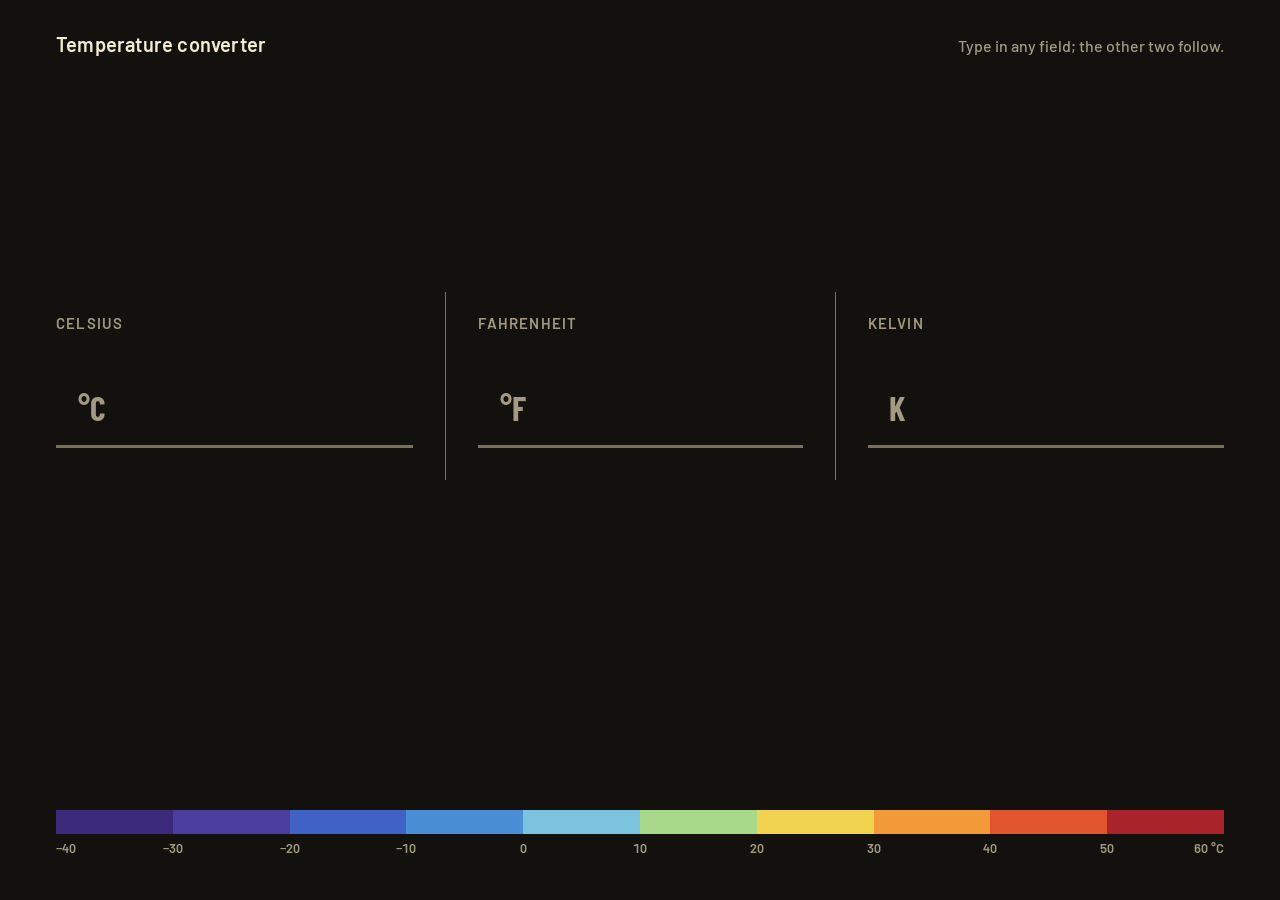
<file: index.html>
<!doctype html>
<html lang="en">
<head>
<meta charset="utf-8">
<meta name="viewport" content="width=device-width, initial-scale=1">
<title>Temperature converter</title>
<link rel="stylesheet" href="styles.css">
</head>
<body>
<header>
  <h1>Temperature converter</h1>
  <p>Type in any field; the other two follow.</p>
</header>

<main>
  <div class="fields" id="fields">
    <label class="field"><span class="name">Celsius</span><span class="row"><input id="c" inputmode="text" enterkeyhint="done" autocomplete="off" spellcheck="false"><span class="sym" aria-hidden="true">°C</span></span></label>
    <label class="field"><span class="name">Fahrenheit</span><span class="row"><input id="f" inputmode="text" enterkeyhint="done" autocomplete="off" spellcheck="false"><span class="sym" aria-hidden="true">°F</span></span></label>
    <label class="field"><span class="name">Kelvin</span><span class="row"><input id="k" inputmode="text" enterkeyhint="done" autocomplete="off" spellcheck="false"><span class="sym" aria-hidden="true">K</span></span></label>
  </div>
  <p class="notice" id="notice" role="status" aria-live="polite"></p>
</main>

<div class="legend" id="legend" aria-hidden="true" hidden-marker>
  <div class="scale">
    <div class="marker" id="marker"><i id="mlabel"></i><b></b></div>
    <ol class="bands">
      <li style="background:var(--band-m40)"></li><li style="background:var(--band-m30)"></li><li style="background:var(--band-m20)"></li>
      <li style="background:var(--band-m10)"></li><li style="background:var(--band-0)"></li><li style="background:var(--band-10)"></li>
      <li style="background:var(--band-20)"></li><li style="background:var(--band-30)"></li><li style="background:var(--band-40)"></li>
      <li style="background:var(--band-50)"></li>
    </ol>
    <div class="ticks">
      <span style="left:0%">−40</span><span style="left:10%">−30</span><span style="left:20%">−20</span><span style="left:30%">−10</span>
      <span style="left:40%">0</span><span style="left:50%">10</span><span style="left:60%">20</span><span style="left:70%">30</span>
      <span style="left:80%">40</span><span style="left:90%">50</span><span style="left:100%">60 °C</span>
    </div>
  </div>
</div>

<script src="converter.js"></script><script src="display.js"></script><script src="app.js"></script>
</body>
</html>
</file>
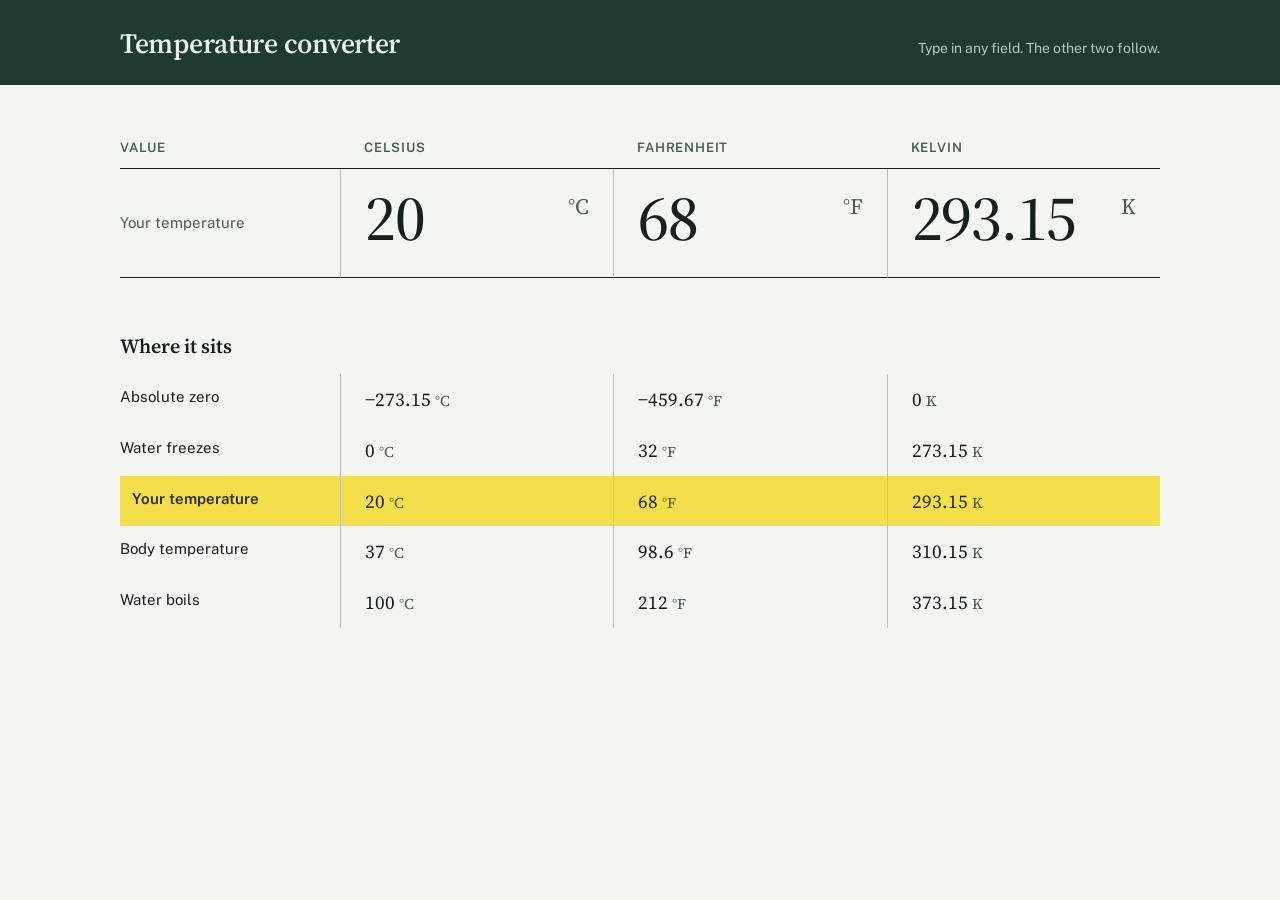
<file: design/directions/a-handbook.html>
<!doctype html>
<html lang="en">
<head>
<meta charset="utf-8">
<meta name="viewport" content="width=device-width, initial-scale=1">
<title>Temperature converter — direction A: Reference table</title>
<style>
@font-face { font-family: "Source Serif 4"; src: url("../fonts/SourceSerif4.ttf") format("truetype"); font-weight: 200 900; }
@font-face { font-family: "Public Sans"; src: url("../fonts/PublicSans.ttf") format("truetype"); font-weight: 100 900; }
:root {
  --cloth: #1f3a30;      /* handbook binding */
  --cloth-ink: #e9efe9;
  --paper: #f3f5f1;      /* cool, slightly green paper */
  --ink: #18201c;
  --ink-2: #4b5a52;
  --rule: #b9c4bc;
  --mark: #f2df4a;       /* highlighter */
  --mark-ink: #2a2606;
  --serif: "Source Serif 4", Georgia, serif;
  --sans: "Public Sans", system-ui, sans-serif;
}
* { box-sizing: border-box; margin: 0; }
html { background: var(--paper); color: var(--ink); font: 400 16px/1.5 var(--sans); }
::selection { background: var(--mark); color: var(--mark-ink); }
body { min-height: 100vh; }
.band { background: var(--cloth); color: var(--cloth-ink); }
.band__inner { max-width: 1120px; margin: 0 auto; padding: 28px 40px 26px; display: flex; align-items: baseline; justify-content: space-between; }
.band h1 { font: 600 28px/1.1 var(--serif); letter-spacing: -0.01em; }
.band p { font: 400 14px/1.4 var(--sans); color: #b7c7bd; }
main { max-width: 1120px; margin: 0 auto; padding: 56px 40px 64px; }
.grid { display: grid; grid-template-columns: 220px repeat(3, 1fr); }
.grid > * { border-bottom: 1px solid var(--rule); }
.head { font: 600 13px/1 var(--sans); letter-spacing: 0.06em; text-transform: uppercase; color: var(--ink-2); padding: 0 0 14px; border-bottom: 1px solid var(--ink); }
.head--unit { padding-left: 24px; }
.entry-label { font: 400 15px/1.3 var(--sans); color: var(--ink-2); padding: 0; display: flex; align-items: center; border-bottom: 1px solid var(--ink); }
.field { position: relative; padding: 14px 24px 18px; border-left: 1px solid var(--rule); border-bottom: 1px solid var(--ink); }
.field input {
  width: 100%; border: 0; background: transparent; color: var(--ink);
  font: 500 64px/1.1 var(--serif); font-variant-numeric: lining-nums tabular-nums; letter-spacing: -0.02em;
  padding: 0 0 4px; border-bottom: 2px solid transparent; caret-color: var(--cloth);
}
.field input:focus { outline: none; border-bottom-color: var(--cloth); }
.field .sym { position: absolute; right: 24px; top: 26px; font: 400 22px/1 var(--serif); color: var(--ink-2); }
.notice { grid-column: 2 / -1; min-height: 0; font: 500 14px/1 var(--sans); }
h2 { font: 600 20px/1.2 var(--serif); margin: 56px 0 16px; }
.ref .name { padding: 13px 0; font: 400 15px/1.3 var(--sans); color: var(--ink); }
.ref .v { padding: 13px 24px; border-left: 1px solid var(--rule); font: 400 19px/1.3 var(--serif); font-variant-numeric: lining-nums tabular-nums; }
.ref .unit { color: var(--ink-2); font-size: 15px; margin-left: 4px; }
.ref.is-you > * { background: var(--mark); color: var(--mark-ink); border-bottom-color: #c9b52a; }
.ref.is-you .name { font-weight: 600; padding-left: 12px; }
.ref.is-you .unit { color: #5b5313; }
.ref { display: contents; }
</style>
</head>
<body>
<header class="band"><div class="band__inner">
  <h1>Temperature converter</h1>
  <p>Type in any field. The other two follow.</p>
</div></header>
<main>
  <div class="grid" role="group" aria-label="Convert">
    <div class="head">Value</div>
    <div class="head head--unit">Celsius</div>
    <div class="head head--unit">Fahrenheit</div>
    <div class="head head--unit">Kelvin</div>
    <label class="entry-label" for="c">Your temperature</label>
    <div class="field"><input id="c" inputmode="decimal" value="20" aria-label="Celsius"><span class="sym">°C</span></div>
    <div class="field"><input id="f" inputmode="decimal" value="68" aria-label="Fahrenheit"><span class="sym">°F</span></div>
    <div class="field"><input id="k" inputmode="decimal" value="293.15" aria-label="Kelvin"><span class="sym">K</span></div>
  </div>

  <h2>Where it sits</h2>
  <div class="grid" id="ref">
    <div class="ref"><div class="name">Absolute zero</div><div class="v">−273.15<span class="unit">°C</span></div><div class="v">−459.67<span class="unit">°F</span></div><div class="v">0<span class="unit">K</span></div></div>
    <div class="ref"><div class="name">Water freezes</div><div class="v">0<span class="unit">°C</span></div><div class="v">32<span class="unit">°F</span></div><div class="v">273.15<span class="unit">K</span></div></div>
    <div class="ref is-you"><div class="name">Your temperature</div><div class="v">20<span class="unit">°C</span></div><div class="v">68<span class="unit">°F</span></div><div class="v">293.15<span class="unit">K</span></div></div>
    <div class="ref"><div class="name">Body temperature</div><div class="v">37<span class="unit">°C</span></div><div class="v">98.6<span class="unit">°F</span></div><div class="v">310.15<span class="unit">K</span></div></div>
    <div class="ref"><div class="name">Water boils</div><div class="v">100<span class="unit">°C</span></div><div class="v">212<span class="unit">°F</span></div><div class="v">373.15<span class="unit">K</span></div></div>
  </div>
</main>
</body>
</html>
</file>
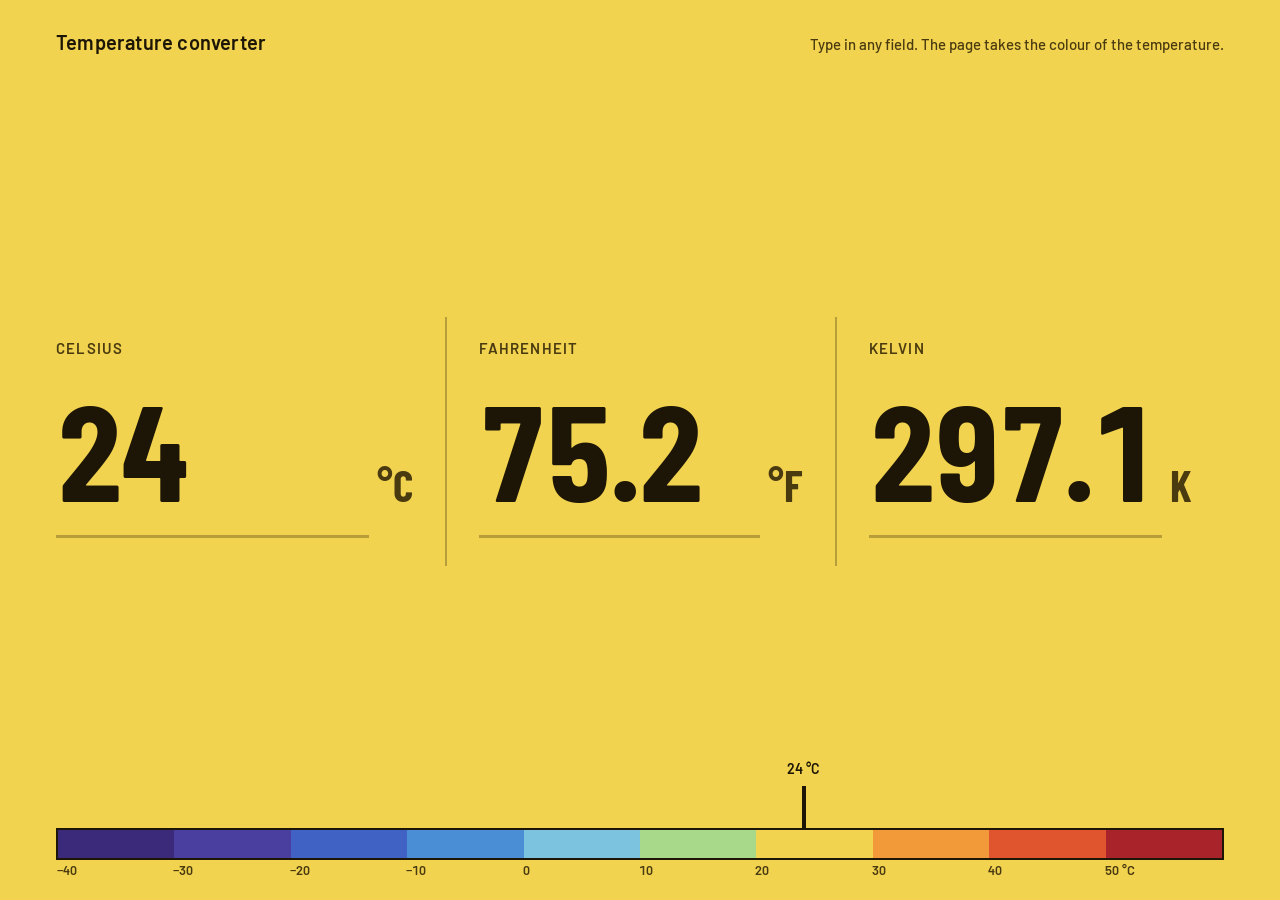
<file: design/directions/b-isotherm.html>
<!doctype html>
<html lang="en">
<head>
<meta charset="utf-8">
<meta name="viewport" content="width=device-width, initial-scale=1">
<title>Temperature converter — direction B: Weather map</title>
<style>
@font-face { font-family: "Barlow"; src: url("../fonts/Barlow-Medium.ttf") format("truetype"); font-weight: 500; }
@font-face { font-family: "Barlow"; src: url("../fonts/Barlow-SemiBold.ttf") format("truetype"); font-weight: 600; }
@font-face { font-family: "Barlow Condensed"; src: url("../fonts/BarlowCondensed-Bold.ttf") format("truetype"); font-weight: 700; }
:root {
  /* isotherm ramp, one band per 10 °C, as on a forecast map */
  --t-m40: #3b2a7a; --t-m30: #4a3f9e; --t-m20: #3f62c4; --t-m10: #4a8fd6; --t-0: #7cc3e0;
  --t-10: #a8d98a; --t-20: #f2d34f; --t-30: #f29a3a; --t-40: #e0542e; --t-50: #a8232a;
  --ground: var(--t-20);           /* set live from the Celsius value */
  --ink: #1d1606;
  --ink-2: #4a3a10;
  --sans: "Barlow", system-ui, sans-serif;
  --display: "Barlow Condensed", "Arial Narrow", sans-serif;
}
* { box-sizing: border-box; margin: 0; }
html { font: 500 16px/1.5 var(--sans); color: var(--ink); }
body { min-height: 100vh; background: var(--ground); display: grid; grid-template-rows: auto 1fr auto; }
::selection { background: var(--ink); color: var(--ground); }
header { display: flex; justify-content: space-between; align-items: baseline; padding: 32px 56px 0; }
header h1 { font: 600 20px/1 var(--sans); letter-spacing: 0.01em; }
header p { font-size: 15px; color: var(--ink-2); }
main { display: grid; grid-template-columns: repeat(3, 1fr); align-content: center; gap: 0; padding: 0 56px; }
.field { padding: 24px 32px 28px; border-left: 2px solid rgba(29, 22, 6, 0.28); }
.field:first-child { border-left: 0; padding-left: 0; }
.field label { display: block; font: 600 15px/1 var(--sans); text-transform: uppercase; letter-spacing: 0.08em; color: var(--ink-2); margin-bottom: 10px; }
.row { display: flex; align-items: baseline; gap: 8px; }
.field input {
  width: 100%; min-width: 0; border: 0; background: transparent; color: var(--ink);
  font: 700 136px/0.95 var(--display); font-variant-numeric: tabular-nums; letter-spacing: -0.02em;
  border-bottom: 3px solid rgba(29, 22, 6, 0.28); padding: 0 0 6px; caret-color: var(--ink);
}
.field input:focus { outline: none; border-bottom-color: var(--ink); }
.field .sym { font: 700 44px/1 var(--display); color: var(--ink-2); }
.legend { padding: 0 56px 40px; }
.legend ol { list-style: none; padding: 0; display: grid; grid-template-columns: repeat(10, 1fr); border: 2px solid var(--ink); }
.legend li { height: 28px; position: relative; }
.legend li span { position: absolute; top: 34px; left: -1px; font: 600 13px/1 var(--sans); font-variant-numeric: tabular-nums; color: var(--ink-2); }
.legend .marker { position: relative; height: 0; }
.legend .marker b { position: absolute; left: calc((24 + 40) / 100 * 100%); top: -42px; transform: translateX(-50%); width: 4px; height: 44px; background: var(--ink); }
.legend .marker i { position: absolute; left: calc((24 + 40) / 100 * 100%); top: -66px; transform: translateX(-50%); font: 600 14px/1 var(--sans); font-style: normal; white-space: nowrap; }
.legend p { margin-top: 44px; font-size: 13px; color: var(--ink-2); }
</style>
</head>
<body style="--ground: var(--t-20)">
<header>
  <h1>Temperature converter</h1>
  <p>Type in any field. The page takes the colour of the temperature.</p>
</header>
<main>
  <div class="field"><label for="c">Celsius</label><div class="row"><input id="c" inputmode="decimal" value="24"><span class="sym">°C</span></div></div>
  <div class="field"><label for="f">Fahrenheit</label><div class="row"><input id="f" inputmode="decimal" value="75.2"><span class="sym">°F</span></div></div>
  <div class="field"><label for="k">Kelvin</label><div class="row"><input id="k" inputmode="decimal" value="297.15"><span class="sym">K</span></div></div>
</main>
<div class="legend" aria-hidden="true">
  <div class="marker"><i>24 °C</i><b></b></div>
  <ol>
    <li style="background:var(--t-m40)"><span>−40</span></li><li style="background:var(--t-m30)"><span>−30</span></li>
    <li style="background:var(--t-m20)"><span>−20</span></li><li style="background:var(--t-m10)"><span>−10</span></li>
    <li style="background:var(--t-0)"><span>0</span></li><li style="background:var(--t-10)"><span>10</span></li>
    <li style="background:var(--t-20)"><span>20</span></li><li style="background:var(--t-30)"><span>30</span></li>
    <li style="background:var(--t-40)"><span>40</span></li><li style="background:var(--t-50)"><span>50 °C</span></li>
  </ol>
</div>
</body>
</html>
</file>
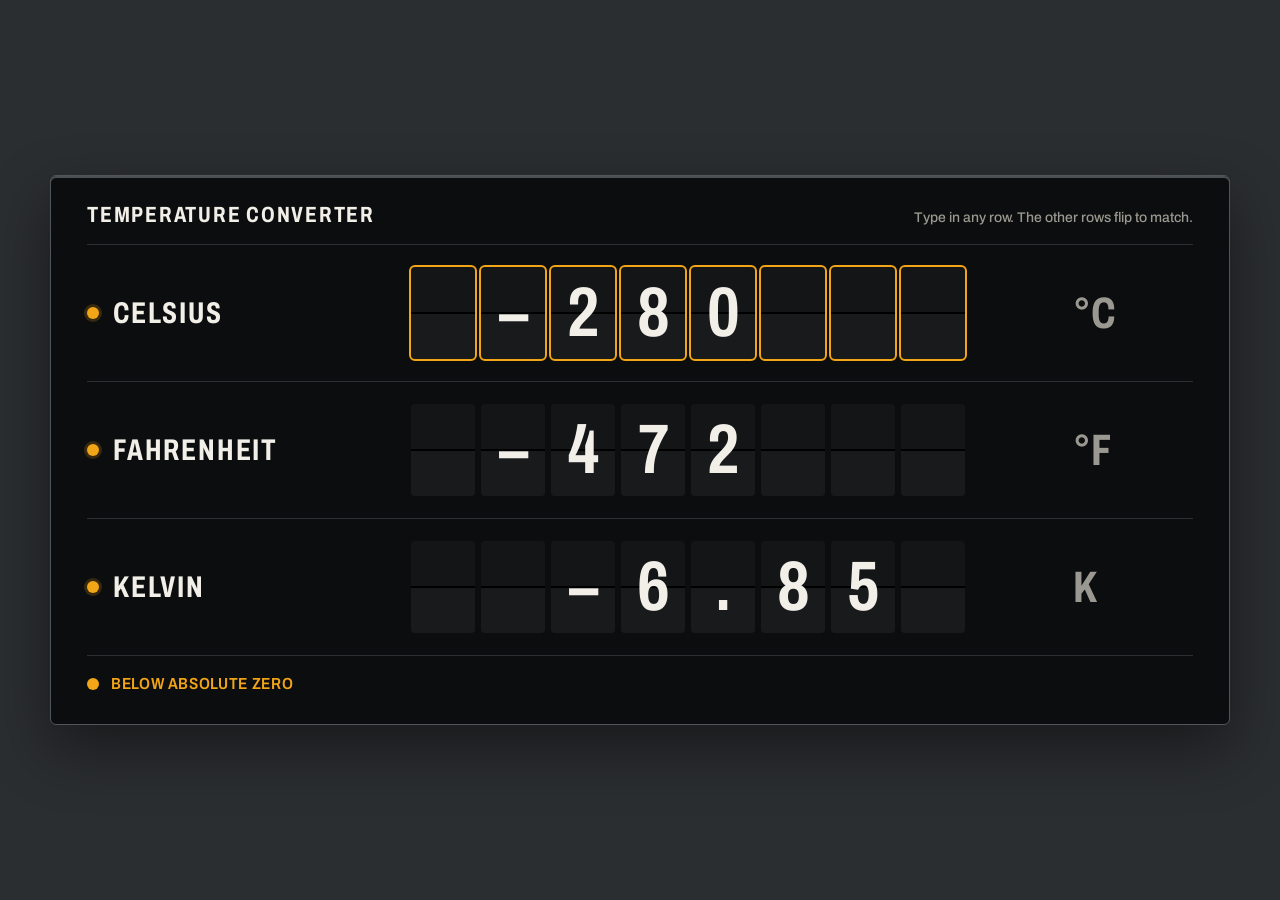
<file: design/directions/c-board.html>
<!doctype html>
<html lang="en">
<head>
<meta charset="utf-8">
<meta name="viewport" content="width=device-width, initial-scale=1">
<title>Temperature converter — direction C: Departure board</title>
<style>
@font-face { font-family: "Archivo"; src: url("../fonts/Archivo.ttf") format("truetype"); font-weight: 100 900; font-stretch: 62% 125%; }
:root {
  --steel: #2b2e31;     /* board frame */
  --steel-2: #3a3e42;
  --flap: #141516;      /* matte flap face */
  --flap-split: #000;
  --paint: #f1efe8;     /* flap letters */
  --paint-2: #9a9890;
  --lamp: #f2a516;      /* amber row lamp */
  --sans: "Archivo", system-ui, sans-serif;
}
* { box-sizing: border-box; margin: 0; }
html { background: var(--steel); color: var(--paint); font: 400 16px/1.5 var(--sans); }
::selection { background: var(--lamp); color: #1a1205; }
body { min-height: 100vh; display: grid; place-items: center; padding: 48px; }
.board { width: min(1180px, 100%); background: #0c0d0e; border: 1px solid #50555a; border-radius: 6px; padding: 28px 36px 32px; box-shadow: 0 24px 60px rgba(0,0,0,0.45), 0 2px 0 #4a4f54 inset; }
.board header { display: flex; justify-content: space-between; align-items: baseline; padding-bottom: 18px; border-bottom: 1px solid #2c2f32; }
.board h1 { font: 700 22px/1 var(--sans); font-stretch: 75%; letter-spacing: 0.08em; text-transform: uppercase; }
.board header p { font: 500 14px/1 var(--sans); color: var(--paint-2); }
.row { display: grid; grid-template-columns: 300px 1fr 120px; align-items: center; gap: 24px; padding: 22px 0; border-bottom: 1px solid #2c2f32; }
.row label { font: 700 30px/1 var(--sans); font-stretch: 70%; letter-spacing: 0.06em; text-transform: uppercase; display: flex; align-items: center; gap: 14px; }
.lamp { width: 12px; height: 12px; border-radius: 50%; background: #2a2b2c; flex: none; }
.row.is-warn .lamp { background: var(--lamp); box-shadow: 0 0 0 3px rgba(242,165,22,0.18); }
.cells { display: flex; gap: 6px; }
.cells span {
  width: 64px; height: 92px; display: grid; place-items: center; border-radius: 4px;
  background: linear-gradient(var(--flap) 0 49.4%, var(--flap-split) 49.4% 50.6%, #191a1c 50.6%);
  font: 700 70px/1 var(--sans); font-stretch: 72%; font-variant-numeric: tabular-nums;
}
.cells span:empty { color: transparent; }
.row.is-active .cells span { outline: 2px solid var(--lamp); outline-offset: 0; }
.row.is-active .cells span:last-child { outline-style: solid; }
.unit { font: 700 44px/1 var(--sans); font-stretch: 72%; color: var(--paint-2); }
.status { display: flex; align-items: center; gap: 12px; padding-top: 20px; font: 600 16px/1 var(--sans); color: var(--lamp); letter-spacing: 0.04em; text-transform: uppercase; font-stretch: 85%; }
.status::before { content: ""; width: 12px; height: 12px; border-radius: 50%; background: var(--lamp); }
</style>
</head>
<body>
<section class="board" aria-label="Temperature converter">
  <header><h1>Temperature converter</h1><p>Type in any row. The other rows flip to match.</p></header>
  <div class="row is-active is-warn"><label for="c"><i class="lamp"></i>Celsius</label>
    <div class="cells" id="c" role="textbox" aria-label="Celsius" tabindex="0"><span></span><span>−</span><span>2</span><span>8</span><span>0</span><span></span><span></span><span></span></div><span class="unit">°C</span></div>
  <div class="row is-warn"><label for="f"><i class="lamp"></i>Fahrenheit</label>
    <div class="cells"><span></span><span>−</span><span>4</span><span>7</span><span>2</span><span></span><span></span><span></span></div><span class="unit">°F</span></div>
  <div class="row is-warn"><label for="k"><i class="lamp"></i>Kelvin</label>
    <div class="cells"><span></span><span></span><span>−</span><span>6</span><span>.</span><span>8</span><span>5</span><span></span></div><span class="unit">K</span></div>
  <p class="status" role="status">Below absolute zero</p>
</section>
</body>
</html>
</file>
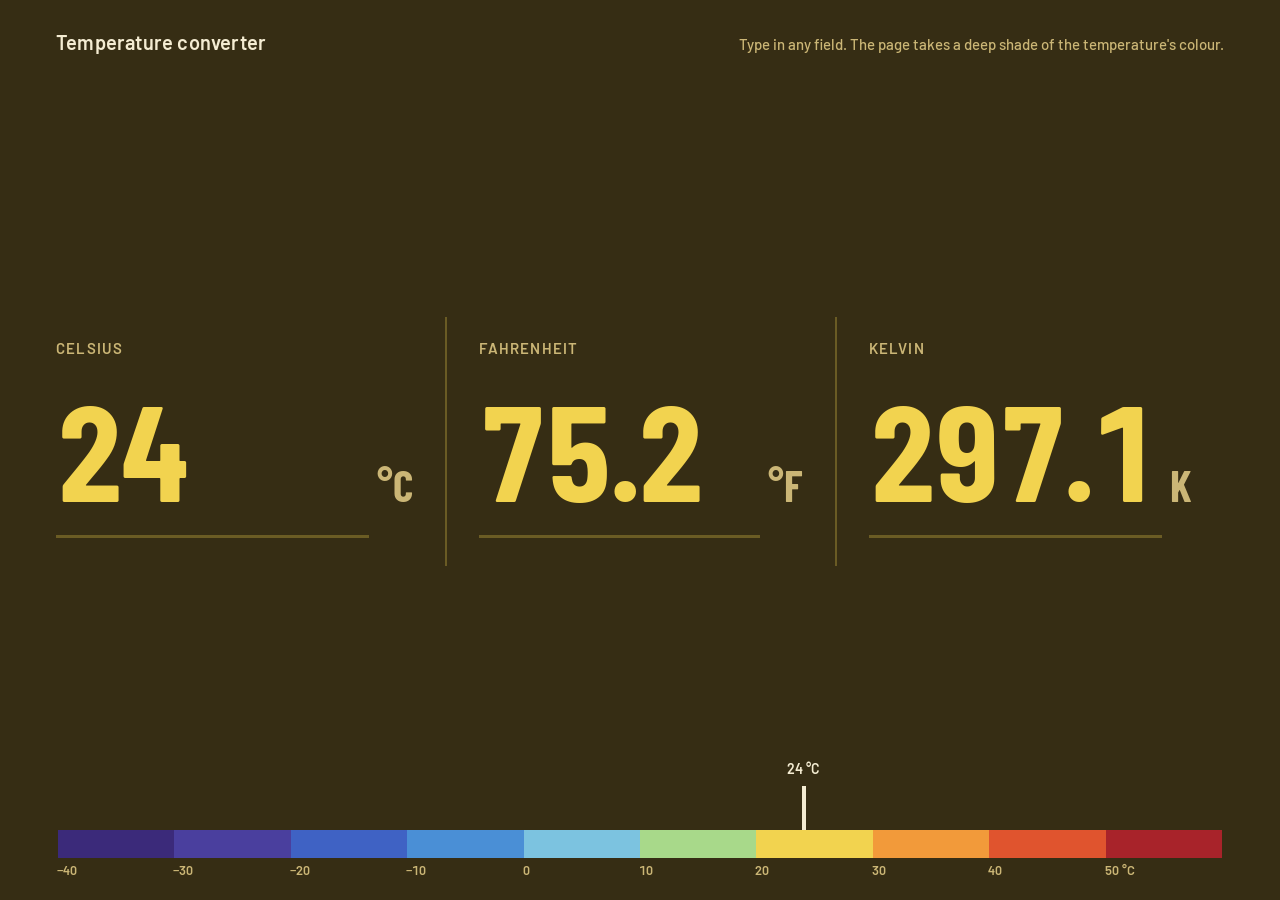
<file: design/directions/r2-a-deep-band.html>
<!doctype html>
<html lang="en">
<head>
<meta charset="utf-8">
<meta name="viewport" content="width=device-width, initial-scale=1">
<title>Temperature converter — round 2, A: deep shade</title>
<link rel="stylesheet" href="r2-shared.css">
<style>
/* Ground = the isotherm colour taken very dark; numerals = the colour at full strength. */
:root {
  --ground: color-mix(in oklch, var(--hue) 22%, #0b0905);
  --num: var(--hue);
  --ink: #f4ecd2;
  --ink-2: color-mix(in oklch, var(--hue) 45%, #a89f88);
  --rule: color-mix(in oklch, var(--hue) 28%, transparent);
}
</style>
</head>
<body>
<header>
  <h1>Temperature converter</h1>
  <p>Type in any field. The page takes a deep shade of the temperature's colour.</p>
</header>
<main>
  <div class="field"><label for="c">Celsius</label><div class="row"><input id="c" inputmode="decimal" value="24"><span class="sym">°C</span></div></div>
  <div class="field"><label for="f">Fahrenheit</label><div class="row"><input id="f" inputmode="decimal" value="75.2"><span class="sym">°F</span></div></div>
  <div class="field"><label for="k">Kelvin</label><div class="row"><input id="k" inputmode="decimal" value="297.15"><span class="sym">K</span></div></div>
</main>
<div class="legend" aria-hidden="true">
  <div class="marker"><i>24 °C</i><b></b></div>
  <ol>
    <li style="background:var(--t-m40)"><span>−40</span></li><li style="background:var(--t-m30)"><span>−30</span></li>
    <li style="background:var(--t-m20)"><span>−20</span></li><li style="background:var(--t-m10)"><span>−10</span></li>
    <li style="background:var(--t-0)"><span>0</span></li><li style="background:var(--t-10)"><span>10</span></li>
    <li style="background:var(--t-20)"><span>20</span></li><li style="background:var(--t-30)"><span>30</span></li>
    <li style="background:var(--t-40)"><span>40</span></li><li style="background:var(--t-50)"><span>50 °C</span></li>
  </ol>
</div>
</body>
</html>
</file>
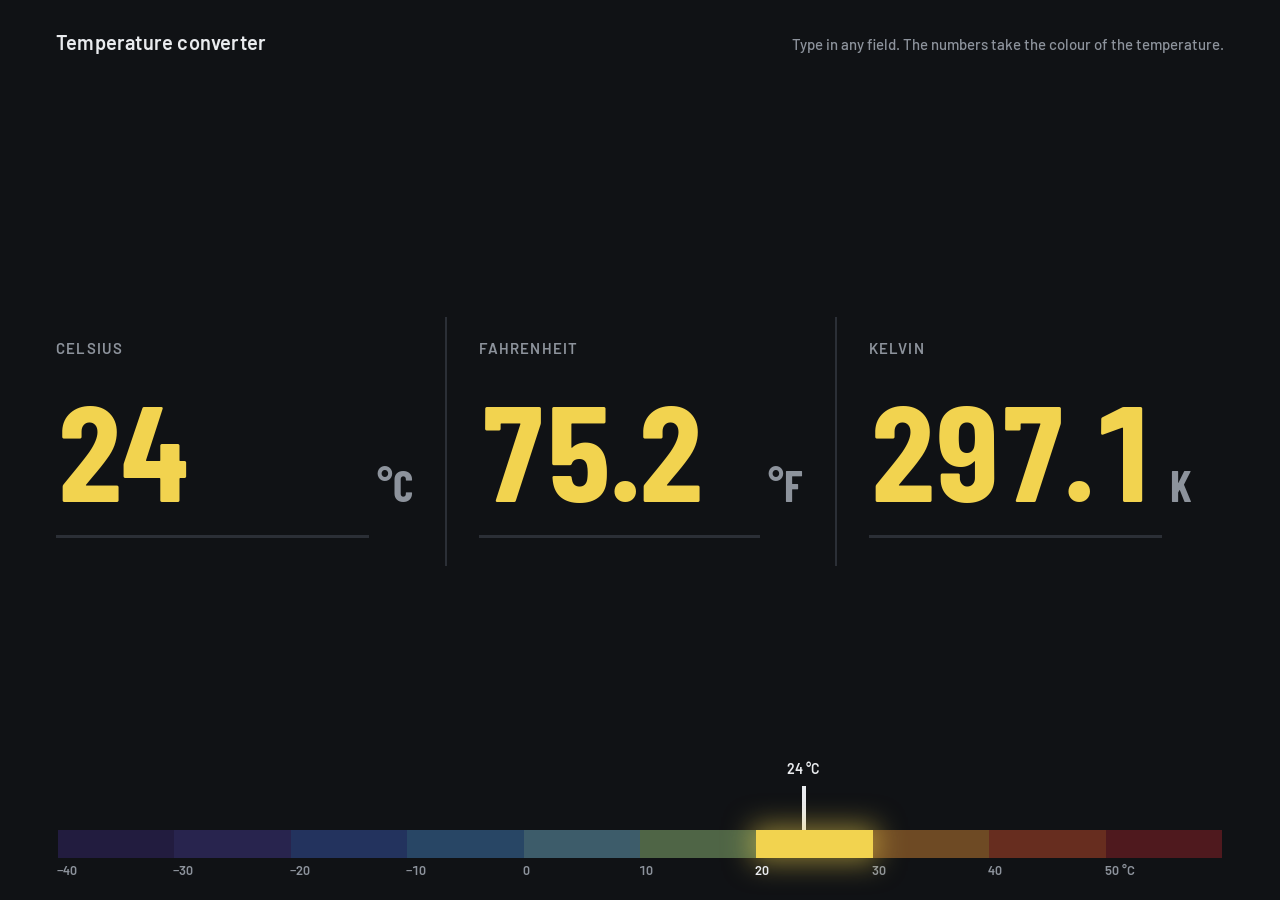
<file: design/directions/r2-b-night-map.html>
<!doctype html>
<html lang="en">
<head>
<meta charset="utf-8">
<meta name="viewport" content="width=device-width, initial-scale=1">
<title>Temperature converter — round 2, B: night map</title>
<link rel="stylesheet" href="r2-shared.css">
<style>
/* Fixed near-black ground, like a night-mode forecast map. Colour lives in the numerals and the legend. */
:root {
  --ground: #101215;
  --num: var(--hue);
  --ink: #e9ebee;
  --ink-2: #8d939c;
  --rule: #2b2f36;
}
.legend li { box-shadow: inset 0 0 0 40px rgba(16, 18, 21, 0.58); }
.legend li.now { box-shadow: 0 0 28px 4px color-mix(in oklch, var(--hue) 55%, transparent); z-index: 1; }
.legend li.now span { color: var(--ink); }
</style>
</head>
<body>
<header>
  <h1>Temperature converter</h1>
  <p>Type in any field. The numbers take the colour of the temperature.</p>
</header>
<main>
  <div class="field"><label for="c">Celsius</label><div class="row"><input id="c" inputmode="decimal" value="24"><span class="sym">°C</span></div></div>
  <div class="field"><label for="f">Fahrenheit</label><div class="row"><input id="f" inputmode="decimal" value="75.2"><span class="sym">°F</span></div></div>
  <div class="field"><label for="k">Kelvin</label><div class="row"><input id="k" inputmode="decimal" value="297.15"><span class="sym">K</span></div></div>
</main>
<div class="legend" aria-hidden="true">
  <div class="marker"><i>24 °C</i><b></b></div>
  <ol>
    <li style="background:var(--t-m40)"><span>−40</span></li><li style="background:var(--t-m30)"><span>−30</span></li>
    <li style="background:var(--t-m20)"><span>−20</span></li><li style="background:var(--t-m10)"><span>−10</span></li>
    <li style="background:var(--t-0)"><span>0</span></li><li style="background:var(--t-10)"><span>10</span></li>
    <li class="now" style="background:var(--t-20)"><span>20</span></li><li style="background:var(--t-30)"><span>30</span></li>
    <li style="background:var(--t-40)"><span>40</span></li><li style="background:var(--t-50)"><span>50 °C</span></li>
  </ol>
</div>
</body>
</html>
</file>
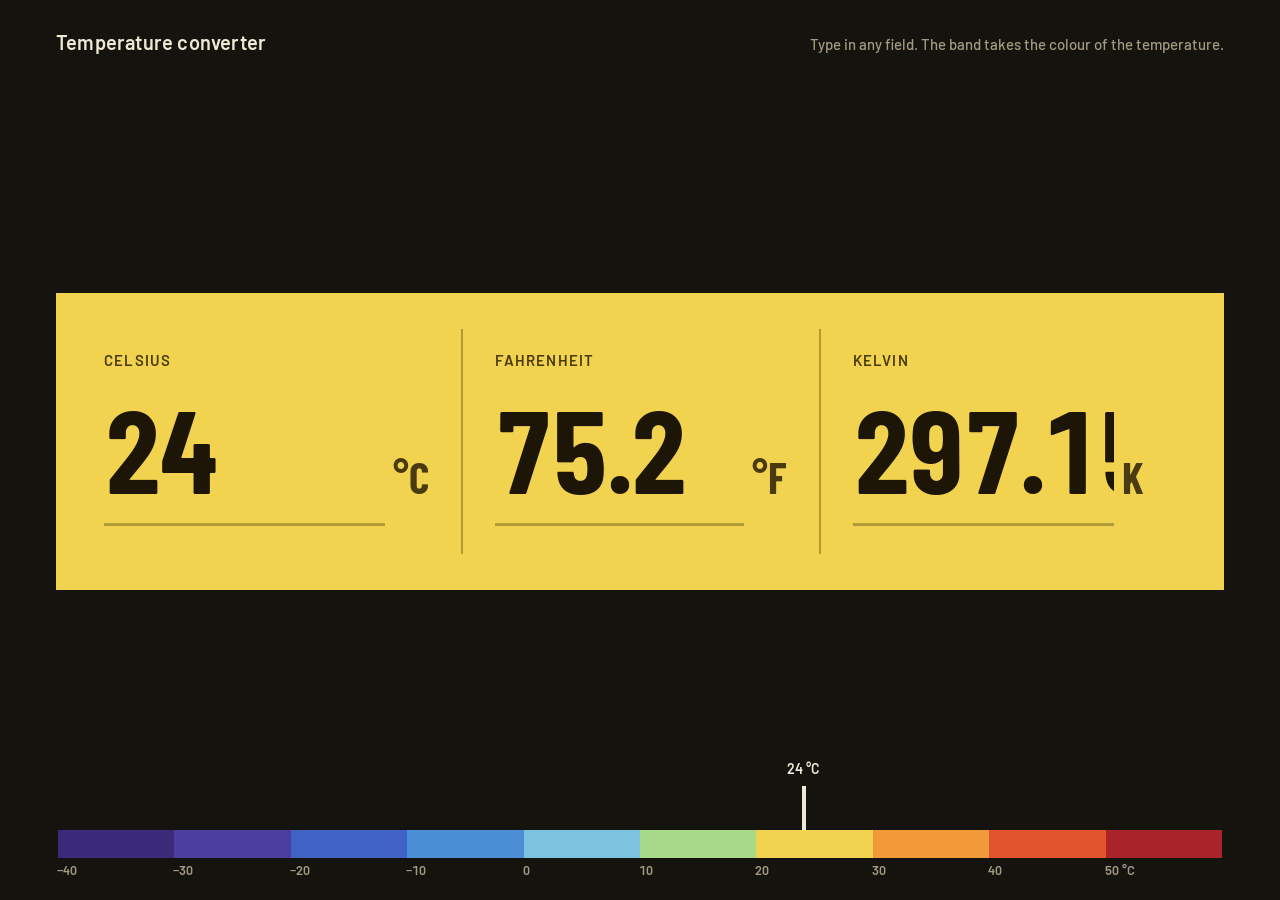
<file: design/directions/r2-c-dark-frame.html>
<!doctype html>
<html lang="en">
<head>
<meta charset="utf-8">
<meta name="viewport" content="width=device-width, initial-scale=1">
<title>Temperature converter — round 2, C: dark frame</title>
<link rel="stylesheet" href="r2-shared.css">
<style>
/* Dark page; the three fields sit on one full-width band in the isotherm colour. */
:root {
  --ground: #15130e;
  --num: #1d1606;
  --ink: #efe8d4;
  --ink-2: #a39a82;
  --rule: rgba(29, 22, 6, 0.3);
}
main { background: var(--hue); margin: 0 56px; padding: 36px 48px; align-self: center; --label: #4a3a10; }
main .field input { font-size: 116px; }
</style>
</head>
<body>
<header>
  <h1>Temperature converter</h1>
  <p>Type in any field. The band takes the colour of the temperature.</p>
</header>
<main>
  <div class="field"><label for="c">Celsius</label><div class="row"><input id="c" inputmode="decimal" value="24"><span class="sym">°C</span></div></div>
  <div class="field"><label for="f">Fahrenheit</label><div class="row"><input id="f" inputmode="decimal" value="75.2"><span class="sym">°F</span></div></div>
  <div class="field"><label for="k">Kelvin</label><div class="row"><input id="k" inputmode="decimal" value="297.15"><span class="sym">K</span></div></div>
</main>
<div class="legend" aria-hidden="true">
  <div class="marker"><i>24 °C</i><b></b></div>
  <ol>
    <li style="background:var(--t-m40)"><span>−40</span></li><li style="background:var(--t-m30)"><span>−30</span></li>
    <li style="background:var(--t-m20)"><span>−20</span></li><li style="background:var(--t-m10)"><span>−10</span></li>
    <li style="background:var(--t-0)"><span>0</span></li><li style="background:var(--t-10)"><span>10</span></li>
    <li style="background:var(--t-20)"><span>20</span></li><li style="background:var(--t-30)"><span>30</span></li>
    <li style="background:var(--t-40)"><span>40</span></li><li style="background:var(--t-50)"><span>50 °C</span></li>
  </ol>
</div>
</body>
</html>
</file>
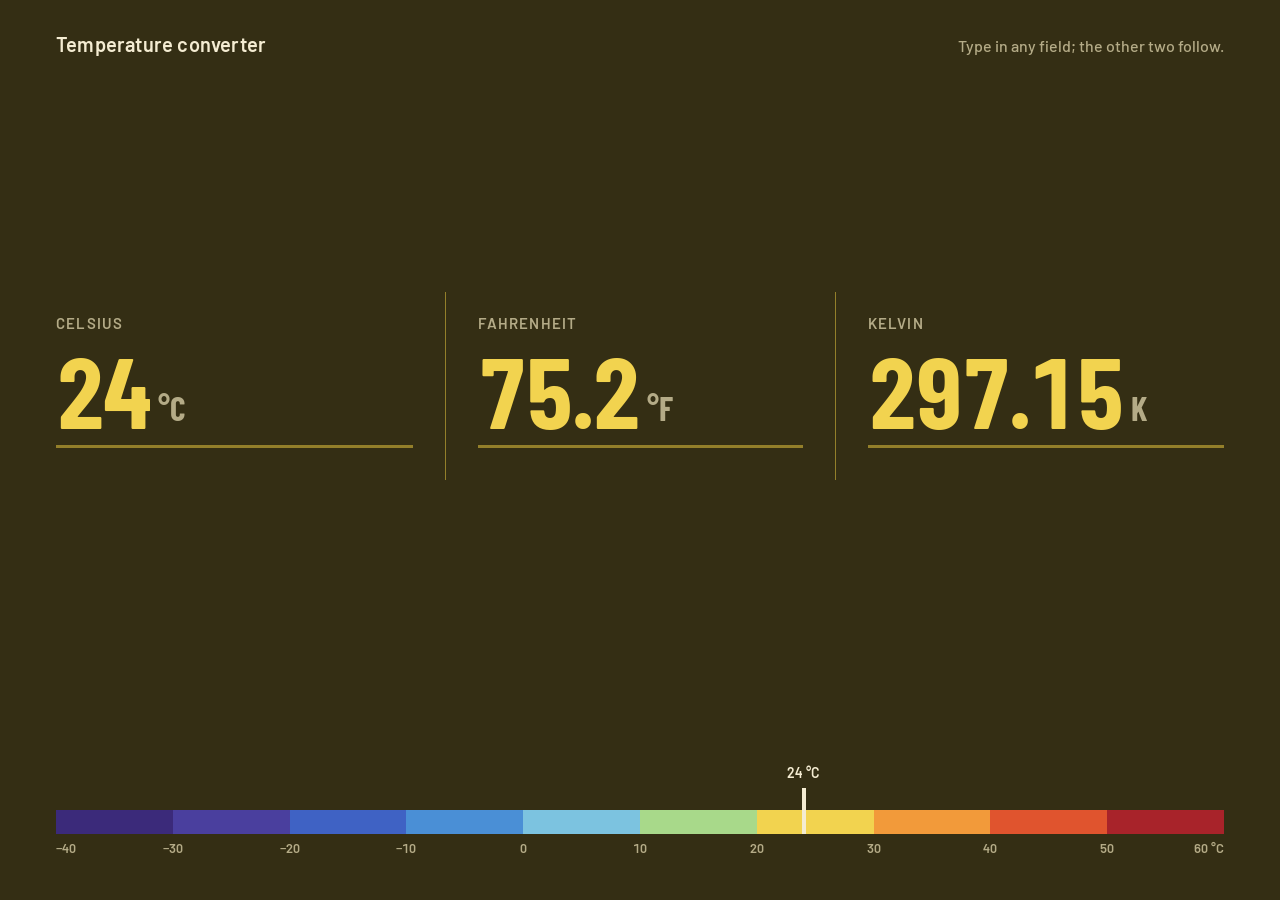
<file: design/mockups/converter.html>
<!doctype html>
<html lang="en">
<head>
<meta charset="utf-8">
<meta name="viewport" content="width=device-width, initial-scale=1">
<title>Temperature converter</title>
<link rel="stylesheet" href="tokens.css">
<style>
/* Mockup of index.html. States can be opened with a hash:
   #c=24 (default)  #c=-18  #f=-40  #c=-300 (below absolute zero)  #empty  #focus=f */
* { box-sizing: border-box; margin: 0; }
html { font: 500 16px/1.5 var(--font-ui); color: var(--ink); background: var(--ground); }
body {
  min-height: 100vh; min-height: 100dvh;
  display: grid; grid-template-rows: auto 1fr auto;
  background: var(--ground);
  transition: background-color var(--shade-duration) var(--ease-out);
}
::selection { background: var(--figure); color: var(--ground); }

header { display: flex; justify-content: space-between; align-items: baseline; gap: var(--space-4); padding: var(--space-8) var(--space-14) 0; }
header h1 { font: 600 20px/1.2 var(--font-ui); letter-spacing: 0.01em; color: var(--ink); }
header p { font-size: 16px; color: var(--label); transition: color var(--shade-duration) var(--ease-out); }

main { align-self: center; padding: var(--space-10) var(--space-14); }
.fields { display: grid; grid-template-columns: repeat(3, minmax(0, 1fr)); }

/* A field is one big label: clicking anywhere in it focuses its input. */
.field { display: block; padding: var(--space-6) var(--space-8) var(--space-8); border-left: var(--rule-column) solid var(--rule); cursor: text;
  transition: border-color var(--shade-duration) var(--ease-out); }
.field:first-child { border-left: 0; padding-left: 0; }
.field:last-child { padding-right: 0; }
.name { display: block; font: 600 15px/1 var(--font-ui); text-transform: uppercase; letter-spacing: 0.08em; color: var(--label); margin-bottom: var(--space-3);
  transition: color var(--shade-duration) var(--ease-out); }
/* flex-end, not baseline: an empty input has no text baseline and would drop the unit. */
.row { display: flex; align-items: flex-end; gap: var(--space-2); border-bottom: var(--rule-field) solid var(--rule); padding-bottom: var(--space-2);
  transition: border-color var(--shade-duration) var(--ease-out); }
.field:focus-within .row { border-bottom: var(--rule-field-focus) solid var(--figure); padding-bottom: calc(var(--space-2) - 1px); }
.field:focus-within .name { color: var(--ink); }

input {
  field-sizing: content; min-width: 0.3ch; max-width: 100%; height: calc(var(--fig) * 0.95);
  border: 0; background: transparent; padding: 0; outline: none;
  font: 700 var(--fig)/0.95 var(--font-figures); font-variant-numeric: tabular-nums; letter-spacing: -0.02em;
  color: var(--figure); caret-color: var(--ink);
  transition: color var(--shade-duration) var(--ease-out), font-size 160ms var(--ease-out);
}
@supports not (field-sizing: content) { input { width: 100%; flex: 1; } }
input::placeholder { color: var(--label); opacity: 1; }
.sym { font: 700 calc(var(--fig) * var(--unit-ratio))/1 var(--font-figures); color: var(--label); white-space: nowrap;
  padding-bottom: calc(var(--fig) * 0.12);
  transition: color var(--shade-duration) var(--ease-out); }

/* The figure never outgrows its column: each tier is capped by the width of .fields. */
.fields { container-type: inline-size;
  --fig-fit-l: calc(10.5cqi - 24px); --fig-fit-m: calc(9.3cqi - 24px); --fig-fit-s: calc(5.8cqi - 14px);
  --fig: min(var(--figure-l), var(--fig-fit-l)); }
.fields[data-size="m"] { --fig: min(var(--figure-m), var(--fig-fit-m)); }
.fields[data-size="s"] { --fig: min(var(--figure-s), var(--fig-fit-s)); }

/* Fixed-height slot so the page never jumps when the notice appears. */
.notice { min-height: 28px; margin-top: var(--space-6); font: 600 18px/28px var(--font-ui); color: var(--ink); display: flex; align-items: center; gap: var(--space-3); }
.notice svg { flex: none; }
.notice:empty { visibility: hidden; }

/* Legend: the isotherm ramp with a marker at the current Celsius value. */
.legend { padding: 0 var(--space-14) var(--space-10); }
.scale { position: relative; padding-top: 44px; }
.bands { list-style: none; padding: 0; display: grid; grid-template-columns: repeat(10, 1fr); height: 24px; }
.ticks { position: relative; height: 26px; }
.ticks span { position: absolute; top: 8px; transform: translateX(-50%); font: 600 13px/1 var(--font-ui); font-variant-numeric: tabular-nums; color: var(--label); white-space: nowrap; }
.ticks span:first-child { transform: none; }
.ticks span:last-child { transform: translateX(-100%); }
.marker { position: absolute; top: 0; left: var(--pos, 64%); width: 0; transition: left var(--shade-duration) var(--ease-out); }
.marker b { position: absolute; left: -2px; top: 22px; width: 4px; height: 46px; background: var(--ink); }
.marker i { position: absolute; top: 0; left: 0; transform: translateX(var(--shift, -50%)); font: 600 14px/1 var(--font-ui); font-style: normal; font-variant-numeric: tabular-nums; white-space: nowrap; color: var(--ink); }
.legend[data-off="true"] .marker b { height: 24px; top: 44px; }
.legend[hidden-marker] .marker { display: none; }

@media (max-width: 1023px) {
  header { flex-direction: column; gap: var(--space-1); padding: var(--space-6) var(--space-6) 0; }
  header h1 { font-size: 18px; }
  header p { font-size: 15px; }
  main { padding: var(--space-6); align-self: start; }
  .fields { grid-template-columns: minmax(0, 1fr); gap: var(--space-2); --figure-l: 76px; --figure-m: 64px; --figure-s: 52px;
    --fig-fit-l: calc(29cqi - 12px); --fig-fit-m: calc(25cqi - 12px); --fig-fit-s: calc(16cqi - 6px); }
  .field, .field:first-child, .field:last-child { border-left: 0; padding: var(--space-4) 0; }
  .name { font-size: 14px; margin-bottom: var(--space-2); }
  .notice { margin-top: var(--space-3); font-size: 17px; }
  .legend { padding: 0 var(--space-6) var(--space-8); }
  .ticks span:nth-child(even) { display: none; }
}
@media (prefers-reduced-motion: reduce) { * { transition: none !important; } }
</style>
</head>
<body>
<header>
  <h1>Temperature converter</h1>
  <p>Type in any field; the other two follow.</p>
</header>

<main>
  <div class="fields" id="fields">
    <label class="field"><span class="name">Celsius</span><span class="row"><input id="c" inputmode="text" enterkeyhint="done" autocomplete="off" spellcheck="false" value="24"><span class="sym" aria-hidden="true">°C</span></span></label>
    <label class="field"><span class="name">Fahrenheit</span><span class="row"><input id="f" inputmode="text" enterkeyhint="done" autocomplete="off" spellcheck="false" value="75.2"><span class="sym" aria-hidden="true">°F</span></span></label>
    <label class="field"><span class="name">Kelvin</span><span class="row"><input id="k" inputmode="text" enterkeyhint="done" autocomplete="off" spellcheck="false" value="297.15"><span class="sym" aria-hidden="true">K</span></span></label>
  </div>
  <p class="notice" id="notice" role="status" aria-live="polite"></p>
</main>

<div class="legend" id="legend" aria-hidden="true">
  <div class="scale">
    <div class="marker" id="marker"><i id="mlabel">24 °C</i><b></b></div>
    <ol class="bands">
      <li style="background:var(--band-m40)"></li><li style="background:var(--band-m30)"></li><li style="background:var(--band-m20)"></li>
      <li style="background:var(--band-m10)"></li><li style="background:var(--band-0)"></li><li style="background:var(--band-10)"></li>
      <li style="background:var(--band-20)"></li><li style="background:var(--band-30)"></li><li style="background:var(--band-40)"></li>
      <li style="background:var(--band-50)"></li>
    </ol>
    <div class="ticks">
      <span style="left:0%">−40</span><span style="left:10%">−30</span><span style="left:20%">−20</span><span style="left:30%">−10</span>
      <span style="left:40%">0</span><span style="left:50%">10</span><span style="left:60%">20</span><span style="left:70%">30</span>
      <span style="left:80%">40</span><span style="left:90%">50</span><span style="left:100%">60 °C</span>
    </div>
  </div>
</div>

<!-- Mockup-only behaviour; the real page takes conversions from converter.js. -->
<script>
const $ = id => document.getElementById(id);
const inputs = { c: $("c"), f: $("f"), k: $("k") };
const toC = { c: v => v, f: v => (v - 32) * 5 / 9, k: v => v - 273.15 };
const fromC = { c: v => v, f: v => v * 9 / 5 + 32, k: v => v + 273.15 };
const fmt = v => { const r = Math.round(v * 100) / 100; return (Object.is(r, -0) ? 0 : r).toString().replace("-", "−"); };
const parse = s => { const t = s.trim().replace("−", "-").replace(",", "."); return t === "" || isNaN(Number(t)) ? null : Number(t); };

function band(c) {
  if (c < -273.15) return "abs";
  const keys = ["m40","m30","m20","m10","0","10","20","30","40","50"];
  return keys[Math.max(0, Math.min(9, Math.floor((c + 40) / 10)))];
}
function render(c) {
  const len = Math.max(...Object.values(inputs).map(i => i.value.length));
  $("fields").dataset.size = len <= 6 ? "l" : len <= 7 ? "m" : "s";
  if (c === null) {
    delete document.body.dataset.band; $("notice").textContent = ""; $("legend").setAttribute("hidden-marker", ""); return;
  }
  $("legend").removeAttribute("hidden-marker");
  document.body.dataset.band = band(c);
  const below = c < -273.15;
  $("notice").innerHTML = below ? '<svg width="18" height="18" viewBox="0 0 18 18" aria-hidden="true"><circle cx="9" cy="9" r="7.5" fill="none" stroke="currentColor" stroke-width="1.5"/><path d="M9 4.8v5.2" stroke="currentColor" stroke-width="1.8" stroke-linecap="round"/><circle cx="9" cy="12.9" r="1.1" fill="currentColor"/></svg>Below absolute zero' : "";
  const p = (c + 40) / 100, pos = Math.max(0, Math.min(1, p));
  const legend = $("legend"); legend.dataset.off = String(p < 0 || p > 1);
  legend.style.setProperty("--pos", (pos * 100) + "%");
  legend.style.setProperty("--shift", pos < 0.06 ? "0%" : pos > 0.94 ? "-100%" : "-50%");
  $("mlabel").textContent = fmt(c) + " °C" + (p < 0 ? ", off the scale" : p > 1 ? ", off the scale" : "");
}
function update(from) {
  const v = parse(inputs[from].value);
  for (const u of Object.keys(inputs)) if (u !== from) inputs[u].value = v === null ? "" : fmt(fromC[u](toC[from](v)));
  render(v === null ? null : toC[from](v));
}
for (const u of Object.keys(inputs)) inputs[u].addEventListener("input", () => update(u));

// Mockup state from the hash
const h = location.hash.slice(1);
if (h === "empty") { for (const i of Object.values(inputs)) i.value = ""; render(null); }
else {
  const m = h.match(/^([cfk])=(.+)$/);
  if (m) { inputs[m[1]].value = decodeURIComponent(m[2]).replace("-", "−"); update(m[1]); } else update("c");
}
const fm = h.match(/focus=([cfk])/); if (fm) inputs[fm[1]].focus();
</script>
</body>
</html>
</file>
<file: styles.css>
/* Temperature converter: design tokens ("Deep shade").
   Values are normative and mirror DESIGN.md. The page sets data-band on <body>
   from the current Celsius value; every colour role below follows that band. */

@font-face { font-family: "Barlow"; src: url("fonts/Barlow-Medium.ttf") format("truetype"); font-weight: 500; font-display: swap; }
@font-face { font-family: "Barlow"; src: url("fonts/Barlow-SemiBold.ttf") format("truetype"); font-weight: 600; font-display: swap; }
@font-face { font-family: "Barlow Condensed"; src: url("fonts/BarlowCondensed-Bold.ttf") format("truetype"); font-weight: 700; font-display: swap; }

:root {
  /* Isotherm ramp: legend band colours, one per 10 °C, from −40 to 60 °C */
  --band-m40: #3b2a7a; --band-m30: #4a3f9e; --band-m20: #3f62c4; --band-m10: #4a8fd6; --band-0: #7cc3e0;
  --band-10: #a8d98a; --band-20: #f2d34f; --band-30: #f29a3a; --band-40: #e0542e; --band-50: #a8232a;

  /* Fixed neutrals */
  --ink: #f4ecd2;            /* page title, legend marker, below-absolute-zero numerals */

  /* Type */
  --font-ui: "Barlow", system-ui, sans-serif;
  --font-figures: "Barlow Condensed", "Arial Narrow", sans-serif;
  --figure-l: 120px;         /* longest value ≤ 6 characters (the usual case: Kelvin is 6) */
  --figure-m: 100px;         /* longest value 7 characters */
  --figure-s: 80px;          /* longest value ≥ 8 characters */
  --unit-ratio: 0.34;        /* unit symbol size relative to the figure */

  /* Space (4px base) */
  --space-1: 4px; --space-2: 8px; --space-3: 12px; --space-4: 16px; --space-6: 24px;
  --space-8: 32px; --space-10: 40px; --space-14: 56px;

  /* Lines */
  --rule-field: 3px;         /* underline under each figure */
  --rule-field-focus: 4px;
  --rule-column: 1px;        /* divider between the three fields */

  /* Motion */
  --shade-duration: 280ms;
  --ease-out: cubic-bezier(0.22, 1, 0.36, 1);

  /* Default (no band yet) = the empty state */
  --ground: #12110e; --figure: #f4ecd2; --label: #a39a85; --rule: #7a725f;
}

/* One block per band: ground = band taken very dark, figure = band lifted to ≥ 6.7:1,
   label = muted band tint (≥ 5.8:1), rule = mid band tone (≥ 3.4:1, a UI boundary). */
[data-band="m40"] { --ground: #121023; --figure: #bab3fe; --label: #a8a6c9; --rule: #7d77b4; }
[data-band="m30"] { --ground: #151429; --figure: #b5b5ff; --label: #a6a7ca; --rule: #7877bc; }
[data-band="m20"] { --ground: #121b30; --figure: #a0bcff; --label: #9cabcb; --rule: #617ec3; }
[data-band="m10"] { --ground: #142333; --figure: #8bc3ff; --label: #94aeca; --rule: #5684b4; }
[data-band="0"]   { --ground: #1b2c33; --figure: #7cc3e0; --label: #96b0bb; --rule: #5a889b; }
[data-band="10"]  { --ground: #25301e; --figure: #a8d98a; --label: #9fb294; --rule: #6c8b58; }
[data-band="20"]  { --ground: #342e14; --figure: #f2d34f; --label: #b4ab87; --rule: #937f2a; }
[data-band="30"]  { --ground: #362311; --figure: #f29a3a; --label: #c2a58b; --rule: #ab7237; }
[data-band="40"]  { --ground: #351810; --figure: #ffa289; --label: #c8a095; --rule: #c06148; }
[data-band="50"]  { --ground: #2b100f; --figure: #ffa09a; --label: #c99f9c; --rule: #bc615d; }
/* Below absolute zero: off the map. No band colour, near-black ground, figures in ink. */
[data-band="abs"] { --ground: #0b0a0d; --figure: #f4ecd2; --label: #a39a85; --rule: #6e6878; }
/* Mockup of index.html. States can be opened with a hash:
   #c=24 (default)  #c=-18  #f=-40  #c=-300 (below absolute zero)  #empty  #focus=f */
* { box-sizing: border-box; margin: 0; }
html { font: 500 16px/1.5 var(--font-ui); color: var(--ink); background: var(--ground); }
body {
  min-height: 100vh; min-height: 100dvh;
  display: grid; grid-template-rows: auto 1fr auto;
  background: var(--ground);
  transition: background-color var(--shade-duration) var(--ease-out);
}
::selection { background: var(--figure); color: var(--ground); }

header { display: flex; justify-content: space-between; align-items: baseline; gap: var(--space-4); padding: var(--space-8) var(--space-14) 0; }
header h1 { font: 600 20px/1.2 var(--font-ui); letter-spacing: 0.01em; color: var(--ink); }
header p { font-size: 16px; color: var(--label); transition: color var(--shade-duration) var(--ease-out); }

main { align-self: center; padding: var(--space-10) var(--space-14); }
.fields { display: grid; grid-template-columns: repeat(3, minmax(0, 1fr)); }

/* A field is one big label: clicking anywhere in it focuses its input. */
.field { display: block; padding: var(--space-6) var(--space-8) var(--space-8); border-left: var(--rule-column) solid var(--rule); cursor: text;
  transition: border-color var(--shade-duration) var(--ease-out); }
.field:first-child { border-left: 0; padding-left: 0; }
.field:last-child { padding-right: 0; }
.name { display: block; font: 600 15px/1 var(--font-ui); text-transform: uppercase; letter-spacing: 0.08em; color: var(--label); margin-bottom: var(--space-3);
  transition: color var(--shade-duration) var(--ease-out); }
/* flex-end, not baseline: an empty input has no text baseline and would drop the unit. */
.row { display: flex; align-items: flex-end; gap: var(--space-2); border-bottom: var(--rule-field) solid var(--rule); padding-bottom: var(--space-2);
  transition: border-color var(--shade-duration) var(--ease-out); }
.field:focus-within .row { border-bottom: var(--rule-field-focus) solid var(--figure); padding-bottom: calc(var(--space-2) - 1px); }
.field:focus-within .name { color: var(--ink); }

input {
  field-sizing: content; min-width: 0.3ch; max-width: 100%; height: calc(var(--fig) * 0.95);
  border: 0; background: transparent; padding: 0; outline: none;
  font: 700 var(--fig)/0.95 var(--font-figures); font-variant-numeric: tabular-nums; letter-spacing: -0.02em;
  color: var(--figure); caret-color: var(--ink);
  transition: color var(--shade-duration) var(--ease-out), font-size 160ms var(--ease-out);
}
@supports not (field-sizing: content) { input { width: 100%; flex: 1; } }
input::placeholder { color: var(--label); opacity: 1; }
.sym { font: 700 calc(var(--fig) * var(--unit-ratio))/1 var(--font-figures); color: var(--label); white-space: nowrap;
  padding-bottom: calc(var(--fig) * 0.12);
  transition: color var(--shade-duration) var(--ease-out); }

/* The figure never outgrows its column: each tier is capped by the width of .fields. */
.fields { container-type: inline-size;
  --fig-fit-l: calc(10.5cqi - 24px); --fig-fit-m: calc(9.3cqi - 24px); --fig-fit-s: calc(5.8cqi - 14px);
  --fig: min(var(--figure-l), var(--fig-fit-l)); }
.fields[data-size="m"] { --fig: min(var(--figure-m), var(--fig-fit-m)); }
.fields[data-size="s"] { --fig: min(var(--figure-s), var(--fig-fit-s)); }

/* Fixed-height slot so the page never jumps when the notice appears. */
.notice { min-height: 28px; margin-top: var(--space-6); font: 600 18px/28px var(--font-ui); color: var(--ink); display: flex; align-items: center; gap: var(--space-3); }
.notice svg { flex: none; }
.notice:empty { visibility: hidden; }

/* Legend: the isotherm ramp with a marker at the current Celsius value. */
.legend { padding: 0 var(--space-14) var(--space-10); }
.scale { position: relative; padding-top: 44px; }
.bands { list-style: none; padding: 0; display: grid; grid-template-columns: repeat(10, 1fr); height: 24px; }
.ticks { position: relative; height: 26px; }
.ticks span { position: absolute; top: 8px; transform: translateX(-50%); font: 600 13px/1 var(--font-ui); font-variant-numeric: tabular-nums; color: var(--label); white-space: nowrap; }
.ticks span:first-child { transform: none; }
.ticks span:last-child { transform: translateX(-100%); }
.marker { position: absolute; top: 0; left: var(--pos, 64%); width: 0; transition: left var(--shade-duration) var(--ease-out); }
.marker b { position: absolute; left: -2px; top: 22px; width: 4px; height: 46px; background: var(--ink); }
.marker i { position: absolute; top: 0; left: 0; transform: translateX(var(--shift, -50%)); font: 600 14px/1 var(--font-ui); font-style: normal; font-variant-numeric: tabular-nums; white-space: nowrap; color: var(--ink); }
.legend[data-off="true"] .marker b { height: 24px; top: 44px; }
.legend[hidden-marker] .marker { display: none; }

@media (max-width: 1023px) {
  header { flex-direction: column; gap: var(--space-1); padding: var(--space-6) var(--space-6) 0; }
  header h1 { font-size: 18px; }
  header p { font-size: 15px; }
  main { padding: var(--space-6); align-self: start; }
  .fields { grid-template-columns: minmax(0, 1fr); gap: var(--space-2); --figure-l: 76px; --figure-m: 64px; --figure-s: 52px;
    --fig-fit-l: calc(29cqi - 12px); --fig-fit-m: calc(25cqi - 12px); --fig-fit-s: calc(16cqi - 6px); }
  .field, .field:first-child, .field:last-child { border-left: 0; padding: var(--space-4) 0; }
  .name { font-size: 14px; margin-bottom: var(--space-2); }
  .notice { margin-top: var(--space-3); font-size: 17px; }
  .legend { padding: 0 var(--space-6) var(--space-8); }
  .ticks span:nth-child(even) { display: none; }
}
@media (prefers-reduced-motion: reduce) { * { transition: none !important; } }
</file>
<file: design/directions/r2-shared.css>
/* Round 2 (direction B, darker): shared layout. Each sketch sets the colour roles. */
@font-face { font-family: "Barlow"; src: url("../fonts/Barlow-Medium.ttf") format("truetype"); font-weight: 500; }
@font-face { font-family: "Barlow"; src: url("../fonts/Barlow-SemiBold.ttf") format("truetype"); font-weight: 600; }
@font-face { font-family: "Barlow Condensed"; src: url("../fonts/BarlowCondensed-Bold.ttf") format("truetype"); font-weight: 700; }
:root {
  /* isotherm ramp, one band per 10 °C */
  --t-m40: #3b2a7a; --t-m30: #4a3f9e; --t-m20: #3f62c4; --t-m10: #4a8fd6; --t-0: #7cc3e0;
  --t-10: #a8d98a; --t-20: #f2d34f; --t-30: #f29a3a; --t-40: #e0542e; --t-50: #a8232a;
  --hue: var(--t-20); /* isotherm colour of the current Celsius value, set live */
  --sans: "Barlow", system-ui, sans-serif;
  --display: "Barlow Condensed", "Arial Narrow", sans-serif;
}
* { box-sizing: border-box; margin: 0; }
html { font: 500 16px/1.5 var(--sans); color: var(--ink); }
body { min-height: 100vh; background: var(--ground); display: grid; grid-template-rows: auto 1fr auto; }
header { display: flex; justify-content: space-between; align-items: baseline; padding: 32px 56px 0; }
header h1 { font: 600 20px/1 var(--sans); letter-spacing: 0.01em; }
header p { font-size: 15px; color: var(--ink-2); }
main { display: grid; grid-template-columns: repeat(3, 1fr); align-content: center; padding: 0 56px; }
.field { padding: 24px 32px 28px; border-left: 2px solid var(--rule); }
.field:first-child { border-left: 0; padding-left: 0; }
.field label { display: block; font: 600 15px/1 var(--sans); text-transform: uppercase; letter-spacing: 0.08em; color: var(--label, var(--ink-2)); margin-bottom: 10px; }
.row { display: flex; align-items: baseline; gap: 8px; }
.field input { width: 100%; min-width: 0; border: 0; background: transparent; color: var(--num);
  font: 700 136px/0.95 var(--display); font-variant-numeric: tabular-nums; letter-spacing: -0.02em;
  border-bottom: 3px solid var(--rule); padding: 0 0 6px; caret-color: var(--num); }
.field input:focus { outline: none; border-bottom-color: var(--num); }
.field .sym { font: 700 44px/1 var(--display); color: var(--label, var(--ink-2)); }
.legend { padding: 0 56px 40px; }
.legend ol { list-style: none; padding: 0; display: grid; grid-template-columns: repeat(10, 1fr); border: 2px solid var(--ground); }
.legend li { height: 28px; position: relative; }
.legend li span { position: absolute; top: 34px; left: -1px; font: 600 13px/1 var(--sans); font-variant-numeric: tabular-nums; color: var(--ink-2); }
.legend .marker { position: relative; height: 0; }
.legend .marker b { position: absolute; left: 64%; top: -42px; transform: translateX(-50%); width: 4px; height: 44px; background: var(--ink); }
.legend .marker i { position: absolute; left: 64%; top: -66px; transform: translateX(-50%); font: 600 14px/1 var(--sans); font-style: normal; white-space: nowrap; color: var(--ink); }
</file>
<file: design/mockups/tokens.css>
/* Temperature converter: design tokens ("Deep shade").
   Values are normative and mirror DESIGN.md. The page sets data-band on <body>
   from the current Celsius value; every colour role below follows that band. */

@font-face { font-family: "Barlow"; src: url("../fonts/Barlow-Medium.ttf") format("truetype"); font-weight: 500; font-display: swap; }
@font-face { font-family: "Barlow"; src: url("../fonts/Barlow-SemiBold.ttf") format("truetype"); font-weight: 600; font-display: swap; }
@font-face { font-family: "Barlow Condensed"; src: url("../fonts/BarlowCondensed-Bold.ttf") format("truetype"); font-weight: 700; font-display: swap; }

:root {
  /* Isotherm ramp: legend band colours, one per 10 °C, from −40 to 60 °C */
  --band-m40: #3b2a7a; --band-m30: #4a3f9e; --band-m20: #3f62c4; --band-m10: #4a8fd6; --band-0: #7cc3e0;
  --band-10: #a8d98a; --band-20: #f2d34f; --band-30: #f29a3a; --band-40: #e0542e; --band-50: #a8232a;

  /* Fixed neutrals */
  --ink: #f4ecd2;            /* page title, legend marker, below-absolute-zero numerals */

  /* Type */
  --font-ui: "Barlow", system-ui, sans-serif;
  --font-figures: "Barlow Condensed", "Arial Narrow", sans-serif;
  --figure-l: 120px;         /* longest value ≤ 6 characters (the usual case: Kelvin is 6) */
  --figure-m: 100px;         /* longest value 7 characters */
  --figure-s: 80px;          /* longest value ≥ 8 characters */
  --unit-ratio: 0.34;        /* unit symbol size relative to the figure */

  /* Space (4px base) */
  --space-1: 4px; --space-2: 8px; --space-3: 12px; --space-4: 16px; --space-6: 24px;
  --space-8: 32px; --space-10: 40px; --space-14: 56px;

  /* Lines */
  --rule-field: 3px;         /* underline under each figure */
  --rule-field-focus: 4px;
  --rule-column: 1px;        /* divider between the three fields */

  /* Motion */
  --shade-duration: 280ms;
  --ease-out: cubic-bezier(0.22, 1, 0.36, 1);

  /* Default (no band yet) = the empty state */
  --ground: #12110e; --figure: #f4ecd2; --label: #a39a85; --rule: #7a725f;
}

/* One block per band: ground = band taken very dark, figure = band lifted to ≥ 6.7:1,
   label = muted band tint (≥ 5.8:1), rule = mid band tone (≥ 3.4:1, a UI boundary). */
[data-band="m40"] { --ground: #121023; --figure: #bab3fe; --label: #a8a6c9; --rule: #7d77b4; }
[data-band="m30"] { --ground: #151429; --figure: #b5b5ff; --label: #a6a7ca; --rule: #7877bc; }
[data-band="m20"] { --ground: #121b30; --figure: #a0bcff; --label: #9cabcb; --rule: #617ec3; }
[data-band="m10"] { --ground: #142333; --figure: #8bc3ff; --label: #94aeca; --rule: #5684b4; }
[data-band="0"]   { --ground: #1b2c33; --figure: #7cc3e0; --label: #96b0bb; --rule: #5a889b; }
[data-band="10"]  { --ground: #25301e; --figure: #a8d98a; --label: #9fb294; --rule: #6c8b58; }
[data-band="20"]  { --ground: #342e14; --figure: #f2d34f; --label: #b4ab87; --rule: #937f2a; }
[data-band="30"]  { --ground: #362311; --figure: #f29a3a; --label: #c2a58b; --rule: #ab7237; }
[data-band="40"]  { --ground: #351810; --figure: #ffa289; --label: #c8a095; --rule: #c06148; }
[data-band="50"]  { --ground: #2b100f; --figure: #ffa09a; --label: #c99f9c; --rule: #bc615d; }
/* Below absolute zero: off the map. No band colour, near-black ground, figures in ink. */
[data-band="abs"] { --ground: #0b0a0d; --figure: #f4ecd2; --label: #a39a85; --rule: #6e6878; }
</file>
